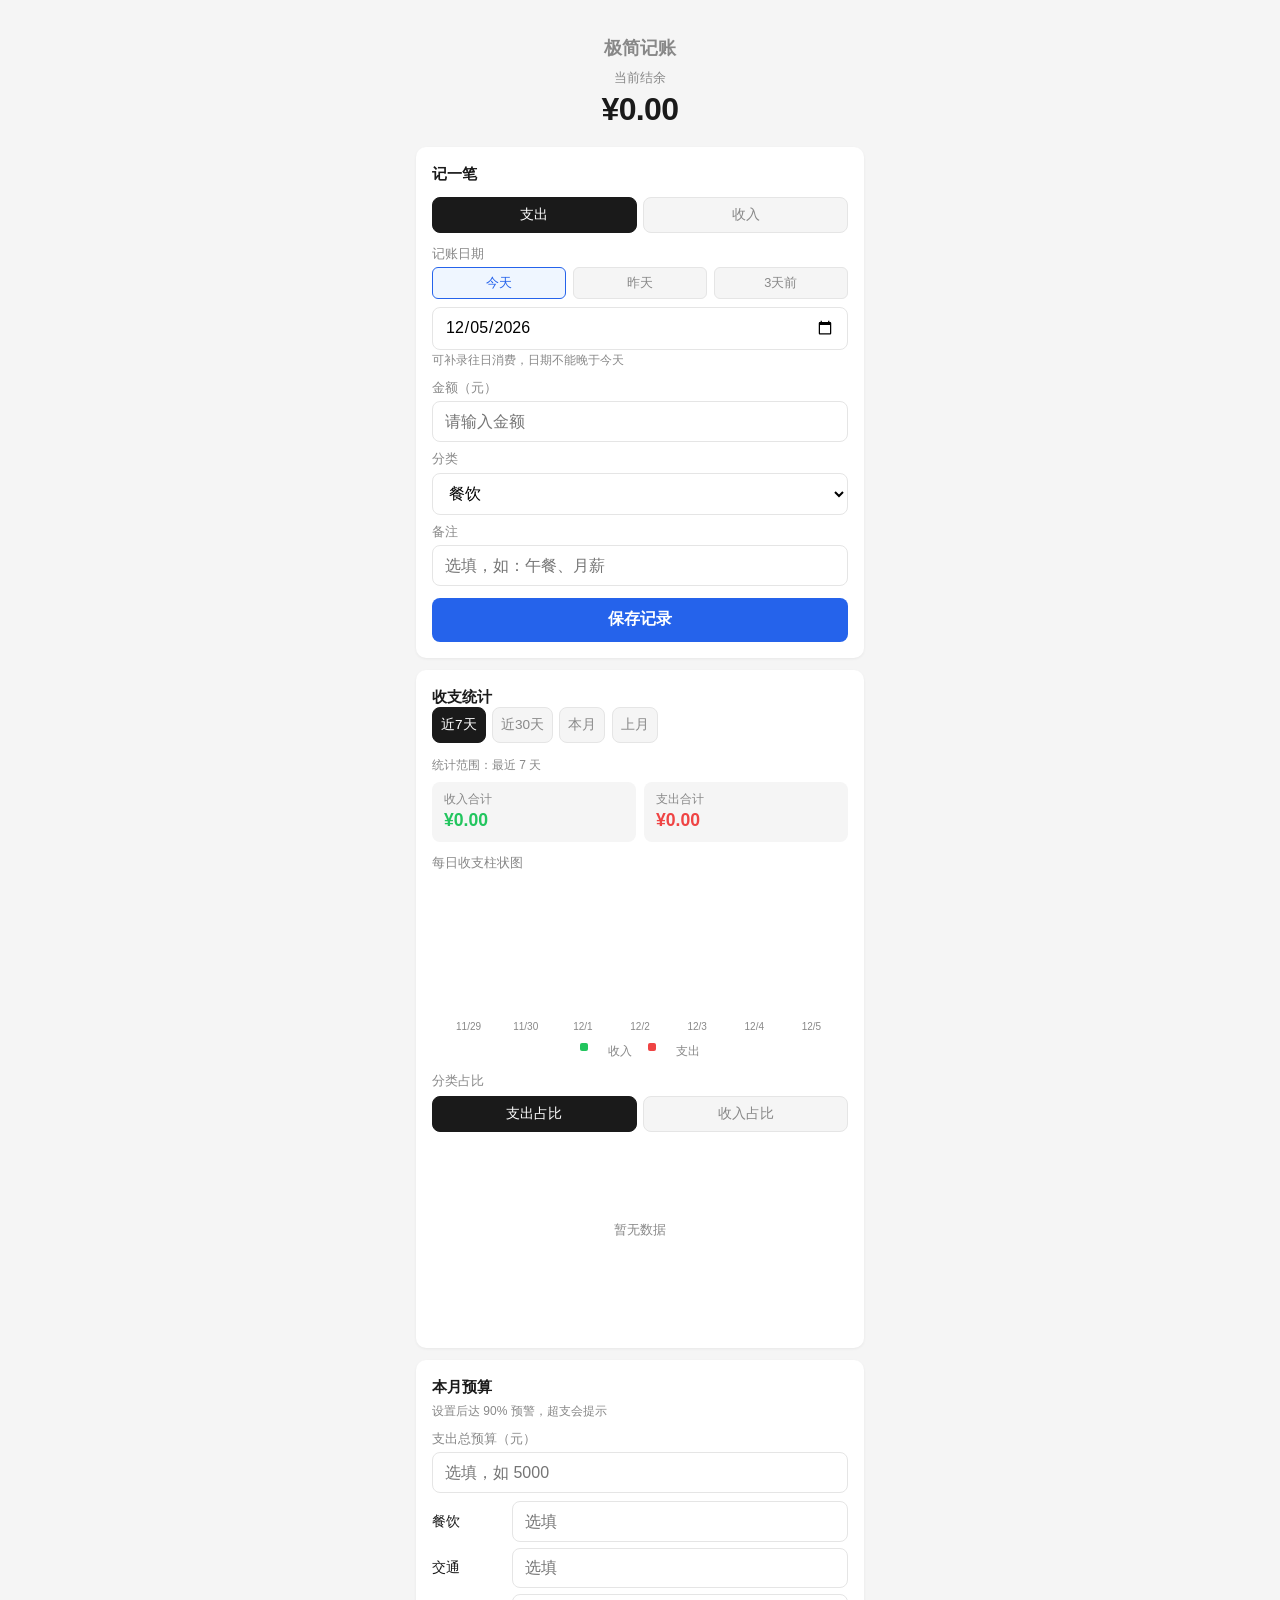
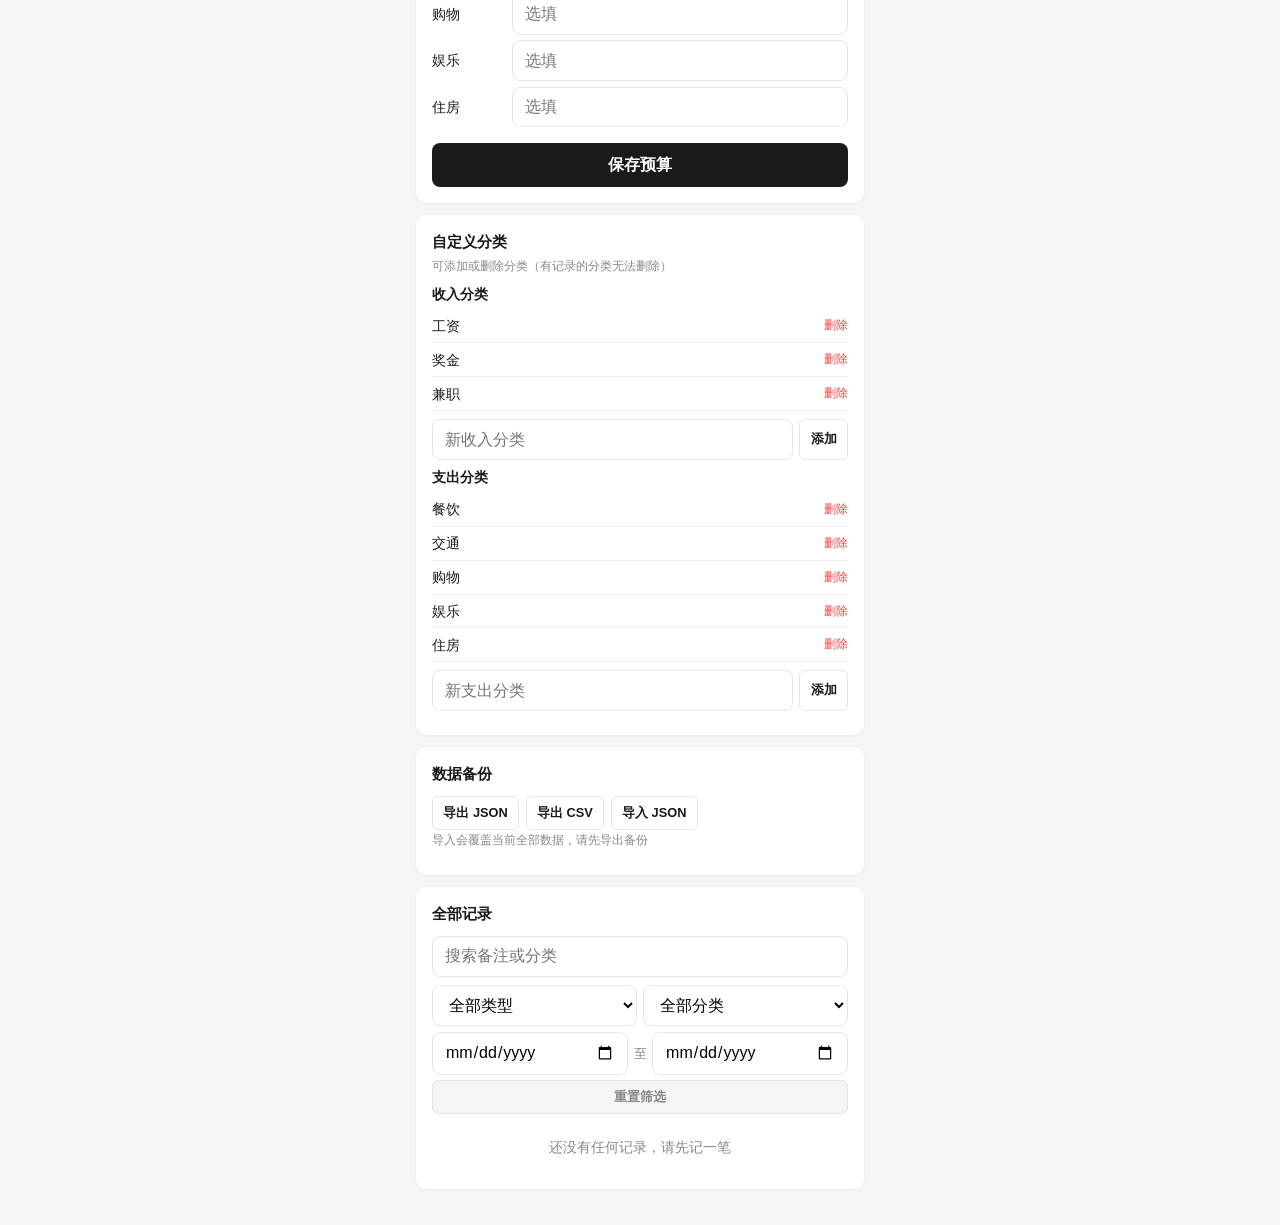
<file: finance_app/index.html>
<!DOCTYPE html>
<html lang="zh-CN">
<head>
  <meta charset="UTF-8">
  <meta name="viewport" content="width=device-width, initial-scale=1.0, viewport-fit=cover">
  <title>极简记账</title>
  <link rel="stylesheet" href="style.css">
</head>
<body>
  <div class="app">
    <header>
      <h1>极简记账</h1>
      <p class="balance-label">当前结余</p>
      <p class="balance" id="balance">¥0.00</p>
    </header>

    <div id="budget-alert" class="budget-alert hidden" role="alert"></div>

    <section class="card">
      <h2>记一笔</h2>
      <form id="form" novalidate>
        <div class="tabs" id="form-type-tabs">
          <button type="button" class="tab active" data-type="expense">支出</button>
          <button type="button" class="tab" data-type="income">收入</button>
        </div>
        <input type="hidden" id="type" value="expense">
        <label class="field-label" for="record-date">记账日期</label>
        <div class="date-quick" id="form-date-quick">
          <button type="button" class="date-shortcut active" data-offset="0">今天</button>
          <button type="button" class="date-shortcut" data-offset="1">昨天</button>
          <button type="button" class="date-shortcut" data-offset="3">3天前</button>
        </div>
        <input type="date" id="record-date" required aria-label="选择记账日期">
        <p class="field-hint">可补录往日消费，日期不能晚于今天</p>
        <label class="field-label" for="amount">金额（元）</label>
        <input type="number" id="amount" placeholder="请输入金额" min="0.01" step="0.01" required inputmode="decimal">
        <label class="field-label" for="category">分类</label>
        <select id="category" required aria-label="选择分类"></select>
        <label class="field-label" for="note">备注</label>
        <input type="text" id="note" placeholder="选填，如：午餐、月薪" maxlength="40">
        <button type="submit" class="btn-submit">保存记录</button>
      </form>
    </section>

    <section class="card">
      <div class="stats-head">
        <h2>收支统计</h2>
      </div>
      <div class="period-tabs scroll-tabs" id="stat-period-tabs">
        <button type="button" class="period active" data-period="7">近7天</button>
        <button type="button" class="period" data-period="30">近30天</button>
        <button type="button" class="period" data-period="thisMonth">本月</button>
        <button type="button" class="period" data-period="lastMonth">上月</button>
      </div>
      <p class="period-label" id="period-label"></p>
      <div class="stats-grid">
        <div class="stat">
          <span class="stat-label">收入合计</span>
          <span class="stat-value income" id="stat-income">¥0.00</span>
        </div>
        <div class="stat">
          <span class="stat-label">支出合计</span>
          <span class="stat-value expense" id="stat-expense">¥0.00</span>
        </div>
      </div>
      <p class="chart-title">每日收支柱状图</p>
      <canvas id="chart" role="img" aria-label="每日收入与支出柱状图"></canvas>
      <p class="chart-legend">
        <span class="dot income"></span>收入
        <span class="dot expense"></span>支出
      </p>
      <p class="chart-title">分类占比</p>
      <div class="tabs pie-tabs" id="pie-type-tabs">
        <button type="button" class="tab pie-tab active" data-pie="expense">支出占比</button>
        <button type="button" class="tab pie-tab" data-pie="income">收入占比</button>
      </div>
      <canvas id="pie-chart" role="img" aria-label="分类占比饼图"></canvas>
      <ul id="pie-legend" class="pie-legend"></ul>
    </section>

    <section class="card">
      <h2>本月预算</h2>
      <p class="field-hint">设置后达 90% 预警，超支会提示</p>
      <label class="field-label" for="budget-total">支出总预算（元）</label>
      <input type="number" id="budget-total" placeholder="选填，如 5000" min="0" step="100" inputmode="numeric">
      <div id="budget-categories" class="budget-list"></div>
      <button type="button" class="btn-submit btn-secondary" id="save-budget">保存预算</button>
    </section>

    <section class="card">
      <h2>自定义分类</h2>
      <p class="field-hint">可添加或删除分类（有记录的分类无法删除）</p>
      <div class="category-manage">
        <p class="cat-type-title">收入分类</p>
        <ul id="income-cat-list" class="cat-list"></ul>
        <div class="cat-add-row">
          <input type="text" id="new-income-cat" placeholder="新收入分类" maxlength="12">
          <button type="button" class="btn-small" id="add-income-cat">添加</button>
        </div>
        <p class="cat-type-title">支出分类</p>
        <ul id="expense-cat-list" class="cat-list"></ul>
        <div class="cat-add-row">
          <input type="text" id="new-expense-cat" placeholder="新支出分类" maxlength="12">
          <button type="button" class="btn-small" id="add-expense-cat">添加</button>
        </div>
      </div>
    </section>

    <section class="card">
      <h2>数据备份</h2>
      <div class="backup-btns">
        <button type="button" class="btn-small" id="export-json">导出 JSON</button>
        <button type="button" class="btn-small" id="export-csv">导出 CSV</button>
        <button type="button" class="btn-small" id="import-json">导入 JSON</button>
      </div>
      <input type="file" id="import-file" accept=".json,application/json" class="hidden">
      <p class="field-hint">导入会覆盖当前全部数据，请先导出备份</p>
    </section>

    <section class="card">
      <h2>全部记录</h2>
      <div class="filter-box">
        <input type="search" id="filter-keyword" placeholder="搜索备注或分类" aria-label="搜索">
        <div class="filter-row">
          <select id="filter-type" aria-label="类型筛选">
            <option value="all">全部类型</option>
            <option value="income">仅收入</option>
            <option value="expense">仅支出</option>
          </select>
          <select id="filter-category" aria-label="分类筛选">
            <option value="all">全部分类</option>
          </select>
        </div>
        <div class="filter-row">
          <input type="date" id="filter-from" aria-label="开始日期">
          <span class="filter-sep">至</span>
          <input type="date" id="filter-to" aria-label="结束日期">
        </div>
        <button type="button" class="btn-small btn-ghost" id="filter-reset">重置筛选</button>
      </div>
      <p id="filter-count" class="filter-count"></p>
      <ul id="list" class="list"></ul>
      <p id="empty" class="empty">还没有任何记录，请先记一笔</p>
    </section>
  </div>

  <div id="edit-modal" class="modal hidden" aria-hidden="true">
    <div class="modal-backdrop" id="edit-backdrop"></div>
    <div class="modal-panel modal-scroll" role="dialog" aria-labelledby="edit-title">
      <h3 id="edit-title">编辑记录</h3>
      <form id="edit-form" novalidate>
        <div class="tabs" id="edit-type-tabs">
          <button type="button" class="tab edit-tab active" data-type="expense">支出</button>
          <button type="button" class="tab edit-tab" data-type="income">收入</button>
        </div>
        <input type="hidden" id="edit-type" value="expense">
        <label class="field-label" for="edit-date">记账日期</label>
        <div class="date-quick" id="edit-date-quick">
          <button type="button" class="edit-date-shortcut" data-offset="0">今天</button>
          <button type="button" class="edit-date-shortcut" data-offset="1">昨天</button>
          <button type="button" class="edit-date-shortcut" data-offset="3">3天前</button>
        </div>
        <input type="date" id="edit-date" required>
        <label class="field-label" for="edit-amount">金额（元）</label>
        <input type="number" id="edit-amount" min="0.01" step="0.01" required inputmode="decimal">
        <label class="field-label" for="edit-category">分类</label>
        <select id="edit-category" required></select>
        <label class="field-label" for="edit-note">备注</label>
        <input type="text" id="edit-note" maxlength="40" placeholder="选填">
        <div class="modal-actions">
          <button type="button" class="btn-cancel" id="edit-cancel">取消</button>
          <button type="submit" class="btn-save">保存</button>
        </div>
      </form>
    </div>
  </div>

  <script src="app.js"></script>
</body>
</html>
</file>
<file: finance_app/style.css>
*,
*::before,
*::after {
  box-sizing: border-box;
  margin: 0;
  padding: 0;
}

:root {
  --bg: #f5f5f5;
  --card: #fff;
  --text: #1a1a1a;
  --muted: #888;
  --income: #22c55e;
  --expense: #ef4444;
  --accent: #2563eb;
  --warn: #d97706;
  --radius: 10px;
  --safe-bottom: env(safe-area-inset-bottom, 0);
}

body {
  font-family: "PingFang SC", "Hiragino Sans GB", "Microsoft YaHei", "Noto Sans SC", sans-serif;
  background: var(--bg);
  color: var(--text);
  line-height: 1.4;
  -webkit-tap-highlight-color: transparent;
}

.app {
  max-width: 480px;
  margin: 0 auto;
  padding: 1rem 1rem calc(1.5rem + var(--safe-bottom));
}

header {
  text-align: center;
  padding: 1.25rem 0 1rem;
}

header h1 {
  font-size: 1.1rem;
  font-weight: 600;
  color: var(--muted);
}

.balance-label {
  font-size: 0.8rem;
  color: var(--muted);
  margin-top: 0.5rem;
}

.balance {
  font-size: 2rem;
  font-weight: 700;
  letter-spacing: -0.02em;
}

.budget-alert {
  background: #fff7ed;
  border: 1px solid #fed7aa;
  color: #9a3412;
  border-radius: var(--radius);
  padding: 0.65rem 0.85rem;
  margin-bottom: 0.75rem;
  font-size: 0.85rem;
}

.budget-alert p + p {
  margin-top: 0.25rem;
}

.budget-alert.hidden {
  display: none;
}

.card {
  background: var(--card);
  border-radius: var(--radius);
  padding: 1rem;
  margin-bottom: 0.75rem;
  box-shadow: 0 1px 3px rgba(0, 0, 0, 0.06);
}

.card h2 {
  font-size: 0.95rem;
  font-weight: 600;
  margin-bottom: 0.75rem;
}

.field-label {
  display: block;
  font-size: 0.8rem;
  color: var(--muted);
  margin-bottom: 0.3rem;
}

.field-hint {
  font-size: 0.75rem;
  color: var(--muted);
  margin: -0.35rem 0 0.6rem;
}

.hidden {
  display: none !important;
}

.date-quick {
  display: flex;
  gap: 0.4rem;
  margin-bottom: 0.5rem;
}

.date-shortcut,
.edit-date-shortcut {
  flex: 1;
  padding: 0.4rem 0.25rem;
  font-size: 0.8rem;
  border: 1px solid #e5e5e5;
  border-radius: 6px;
  background: var(--bg);
  color: var(--muted);
  cursor: pointer;
}

.date-shortcut.active,
.edit-date-shortcut.active {
  border-color: var(--accent);
  color: var(--accent);
  background: #eff6ff;
}

#record-date,
#edit-date {
  width: 100%;
  padding: 0.65rem 0.75rem;
  margin-bottom: 0.25rem;
  font-size: 1rem;
  border: 1px solid #e5e5e5;
  border-radius: 8px;
  outline: none;
  background: #fff;
  font-family: inherit;
}

#record-date:focus,
#edit-date:focus {
  border-color: var(--accent);
}

.chart-title {
  font-size: 0.8rem;
  color: var(--muted);
  margin: 0.75rem 0 0.35rem;
}

.period-label {
  font-size: 0.75rem;
  color: var(--muted);
  margin-bottom: 0.5rem;
}

.tabs,
.period-tabs,
.scroll-tabs {
  display: flex;
  gap: 0.4rem;
  margin-bottom: 0.75rem;
}

.scroll-tabs {
  overflow-x: auto;
  flex-wrap: nowrap;
  -webkit-overflow-scrolling: touch;
  padding-bottom: 2px;
}

.scroll-tabs .period {
  flex: 0 0 auto;
  white-space: nowrap;
}

.pie-tabs {
  margin-top: 0.25rem;
}

.tab,
.period {
  flex: 1;
  padding: 0.5rem;
  font-size: 0.85rem;
  border: 1px solid #e5e5e5;
  border-radius: 8px;
  background: var(--bg);
  color: var(--muted);
  cursor: pointer;
}

.tab.active,
.period.active {
  background: var(--text);
  color: #fff;
  border-color: var(--text);
}

#form input,
#form select,
#edit-form input,
#edit-form select,
#budget-total,
.filter-box input,
.filter-box select,
.budget-row input,
.cat-add-row input {
  width: 100%;
  padding: 0.65rem 0.75rem;
  margin-bottom: 0.5rem;
  font-size: 1rem;
  border: 1px solid #e5e5e5;
  border-radius: 8px;
  outline: none;
  background: #fff;
  font-family: inherit;
}

#form input:focus,
#form select:focus,
#edit-form input:focus,
#edit-form select:focus {
  border-color: var(--accent);
}

.btn-submit {
  width: 100%;
  padding: 0.7rem;
  margin-top: 0.25rem;
  font-size: 1rem;
  font-weight: 600;
  color: #fff;
  background: var(--accent);
  border: none;
  border-radius: 8px;
  cursor: pointer;
}

.btn-submit:active {
  opacity: 0.85;
}

.btn-secondary {
  background: var(--text);
  margin-top: 0.5rem;
}

.btn-small {
  padding: 0.45rem 0.65rem;
  font-size: 0.8rem;
  font-weight: 600;
  border: 1px solid #e5e5e5;
  border-radius: 6px;
  background: var(--card);
  color: var(--text);
  cursor: pointer;
  white-space: nowrap;
}

.btn-ghost {
  width: 100%;
  background: var(--bg);
  color: var(--muted);
}

.stats-head h2 {
  margin-bottom: 0;
}

.stats-grid {
  display: grid;
  grid-template-columns: 1fr 1fr;
  gap: 0.5rem;
  margin-bottom: 0.75rem;
}

.stat {
  background: var(--bg);
  border-radius: 8px;
  padding: 0.6rem 0.75rem;
}

.stat-label {
  display: block;
  font-size: 0.75rem;
  color: var(--muted);
}

.stat-value {
  font-size: 1.1rem;
  font-weight: 700;
}

.stat-value.income {
  color: var(--income);
}

.stat-value.expense {
  color: var(--expense);
}

#chart,
#pie-chart {
  display: block;
  width: 100%;
}

#chart {
  height: 160px;
}

#pie-chart {
  height: 180px;
}

.chart-legend {
  display: flex;
  justify-content: center;
  gap: 1rem;
  font-size: 0.75rem;
  color: var(--muted);
  margin-top: 0.35rem;
}

.pie-legend {
  list-style: none;
  font-size: 0.75rem;
  color: var(--muted);
  margin-top: 0.5rem;
}

.pie-legend li {
  display: flex;
  align-items: center;
  gap: 0.35rem;
  padding: 0.2rem 0;
}

.pie-dot {
  width: 8px;
  height: 8px;
  border-radius: 50%;
  flex-shrink: 0;
}

.dot {
  display: inline-block;
  width: 8px;
  height: 8px;
  border-radius: 2px;
  margin-right: 0.25rem;
  vertical-align: middle;
}

.dot.income {
  background: var(--income);
}

.dot.expense {
  background: var(--expense);
}

.budget-list {
  margin-bottom: 0.5rem;
}

.budget-row {
  display: flex;
  align-items: center;
  gap: 0.5rem;
  margin-bottom: 0.35rem;
}

.budget-row label {
  flex: 0 0 4.5rem;
  font-size: 0.85rem;
}

.budget-row input {
  flex: 1;
  margin-bottom: 0;
}

.cat-type-title {
  font-size: 0.85rem;
  font-weight: 600;
  margin: 0.5rem 0 0.35rem;
}

.cat-list {
  list-style: none;
  margin-bottom: 0.5rem;
}

.cat-list li {
  display: flex;
  align-items: center;
  justify-content: space-between;
  padding: 0.4rem 0;
  border-bottom: 1px solid #f0f0f0;
  font-size: 0.9rem;
}

.cat-add-row {
  display: flex;
  gap: 0.4rem;
  margin-bottom: 0.5rem;
}

.cat-add-row input {
  flex: 1;
  margin-bottom: 0;
}

.btn-remove-cat {
  font-size: 0.75rem;
  color: var(--expense);
  border: none;
  background: transparent;
  cursor: pointer;
}

.backup-btns {
  display: flex;
  flex-wrap: wrap;
  gap: 0.4rem;
  margin-bottom: 0.5rem;
}

.filter-box {
  margin-bottom: 0.5rem;
}

.filter-row {
  display: flex;
  align-items: center;
  gap: 0.35rem;
  margin-bottom: 0.35rem;
}

.filter-row input,
.filter-row select {
  flex: 1;
  margin-bottom: 0;
}

.filter-sep {
  font-size: 0.8rem;
  color: var(--muted);
  flex-shrink: 0;
}

.filter-count {
  font-size: 0.75rem;
  color: var(--muted);
  margin-bottom: 0.35rem;
}

.list {
  list-style: none;
}

.list li {
  display: flex;
  align-items: center;
  gap: 0.6rem;
  padding: 0.65rem 0;
  border-bottom: 1px solid #f0f0f0;
}

.list li:last-child {
  border-bottom: none;
}

.item-icon {
  width: 36px;
  height: 36px;
  border-radius: 8px;
  display: flex;
  align-items: center;
  justify-content: center;
  font-size: 0.7rem;
  font-weight: 600;
  flex-shrink: 0;
}

.item-icon.income {
  background: #dcfce7;
  color: var(--income);
}

.item-icon.expense {
  background: #fee2e2;
  color: var(--expense);
}

.item-body {
  flex: 1;
  min-width: 0;
}

.item-title {
  font-size: 0.9rem;
  font-weight: 500;
}

.item-meta {
  font-size: 0.75rem;
  color: var(--muted);
}

.item-amount {
  font-weight: 600;
  font-size: 0.95rem;
  white-space: nowrap;
}

.item-amount.income {
  color: var(--income);
}

.item-amount.expense {
  color: var(--expense);
}

.item-actions {
  display: flex;
  flex-shrink: 0;
  gap: 0.15rem;
}

.btn-edit,
.btn-del {
  min-width: 28px;
  height: 28px;
  padding: 0 0.25rem;
  border: none;
  background: transparent;
  color: var(--muted);
  font-size: 0.75rem;
  cursor: pointer;
  border-radius: 6px;
}

.btn-del {
  font-size: 1.2rem;
}

.btn-edit {
  color: var(--accent);
}

.btn-edit:active,
.btn-del:active {
  background: #f0f0f0;
}

.modal {
  position: fixed;
  inset: 0;
  z-index: 100;
  display: flex;
  align-items: flex-end;
  justify-content: center;
}

.modal.hidden {
  display: none;
}

.modal-backdrop {
  position: absolute;
  inset: 0;
  background: rgba(0, 0, 0, 0.4);
}

.modal-panel {
  position: relative;
  width: 100%;
  max-width: 480px;
  max-height: 90vh;
  overflow-y: auto;
  background: var(--card);
  border-radius: 16px 16px 0 0;
  padding: 1.25rem 1rem calc(1.25rem + var(--safe-bottom));
  box-shadow: 0 -4px 24px rgba(0, 0, 0, 0.12);
}

.modal-panel h3 {
  font-size: 1rem;
  font-weight: 600;
  margin-bottom: 0.75rem;
}

.modal-actions {
  display: flex;
  gap: 0.5rem;
  margin-top: 0.5rem;
}

.btn-cancel,
.btn-save {
  flex: 1;
  padding: 0.65rem;
  font-size: 0.95rem;
  font-weight: 600;
  border-radius: 8px;
  border: none;
  cursor: pointer;
}

.btn-cancel {
  background: var(--bg);
  color: var(--text);
}

.btn-save {
  background: var(--accent);
  color: #fff;
}

.empty {
  text-align: center;
  color: var(--muted);
  font-size: 0.85rem;
  padding: 1rem 0;
}

.empty.hidden {
  display: none;
}

@media (min-width: 480px) {
  .modal {
    align-items: center;
    padding: 1rem;
  }

  .modal-panel {
    border-radius: var(--radius);
  }
}

@media (max-width: 360px) {
  .balance {
    font-size: 1.75rem;
  }

  .item-amount {
    font-size: 0.85rem;
  }
}
</file>
